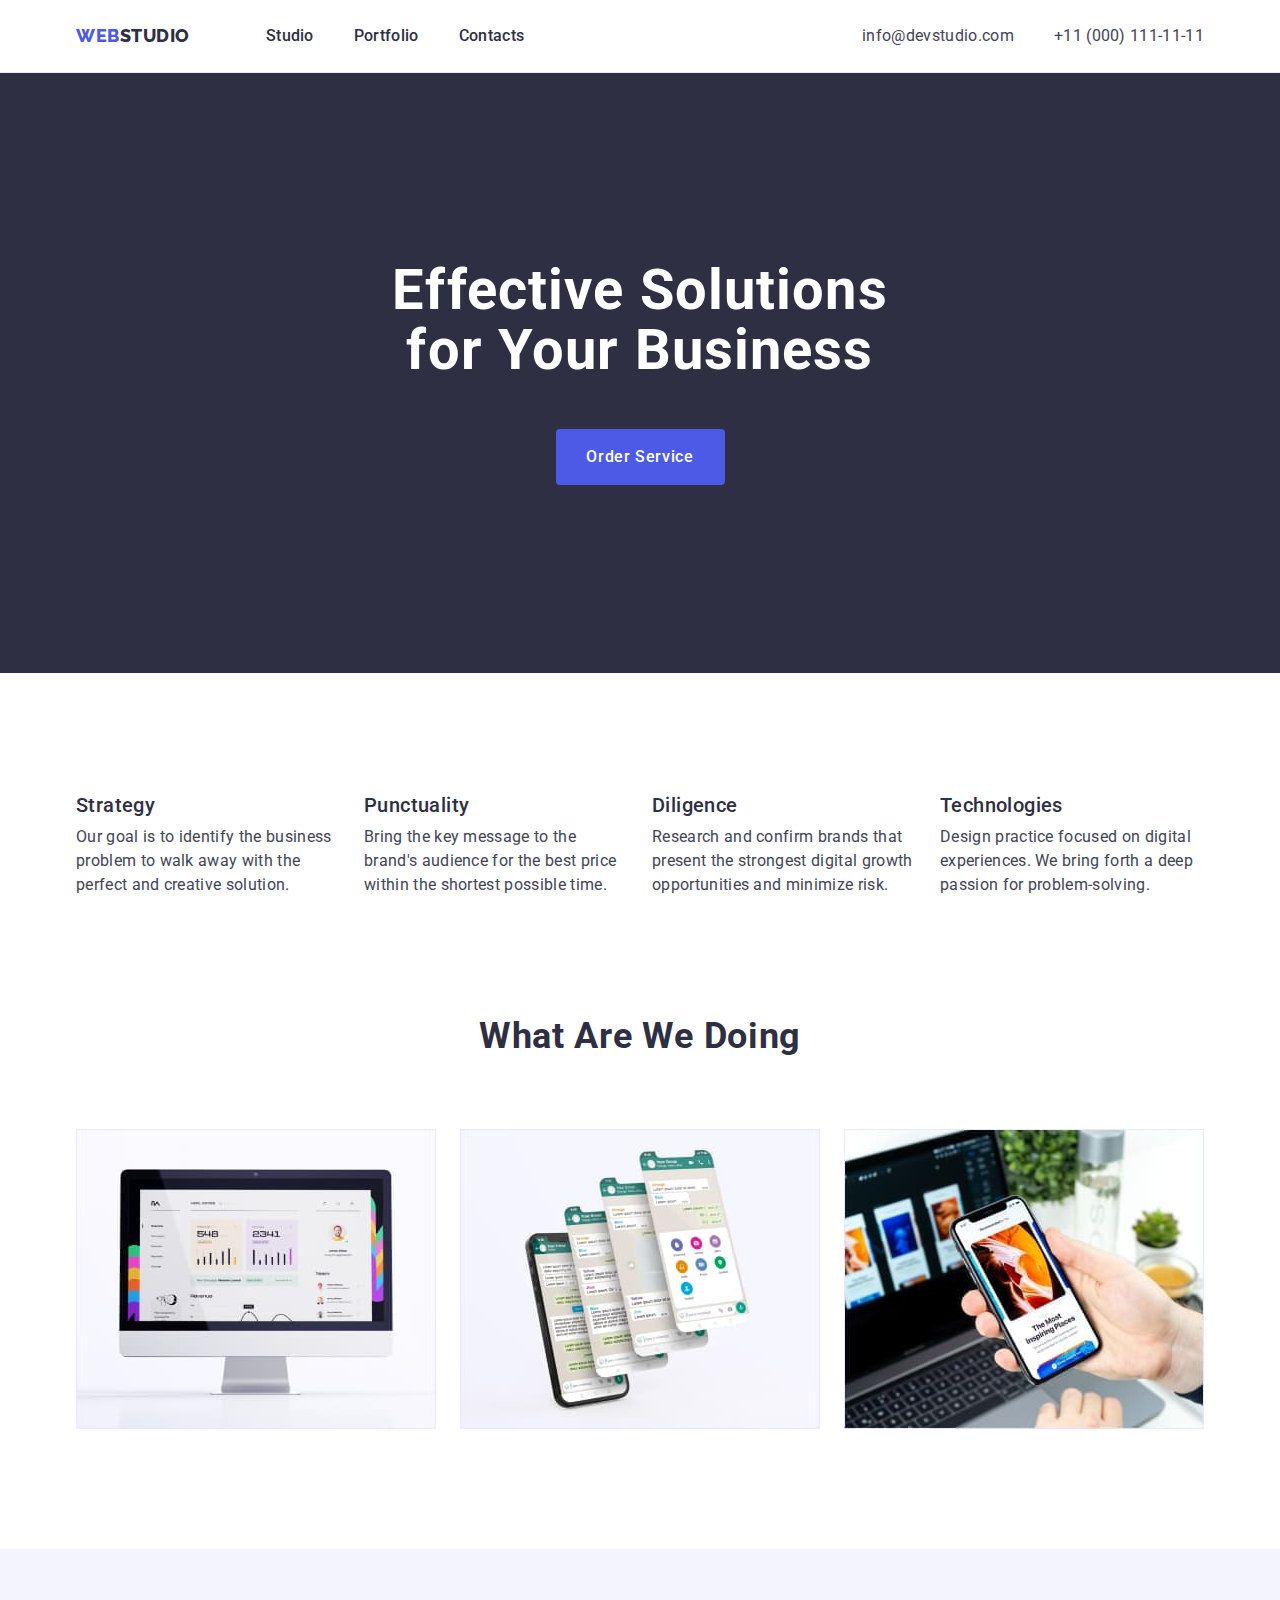
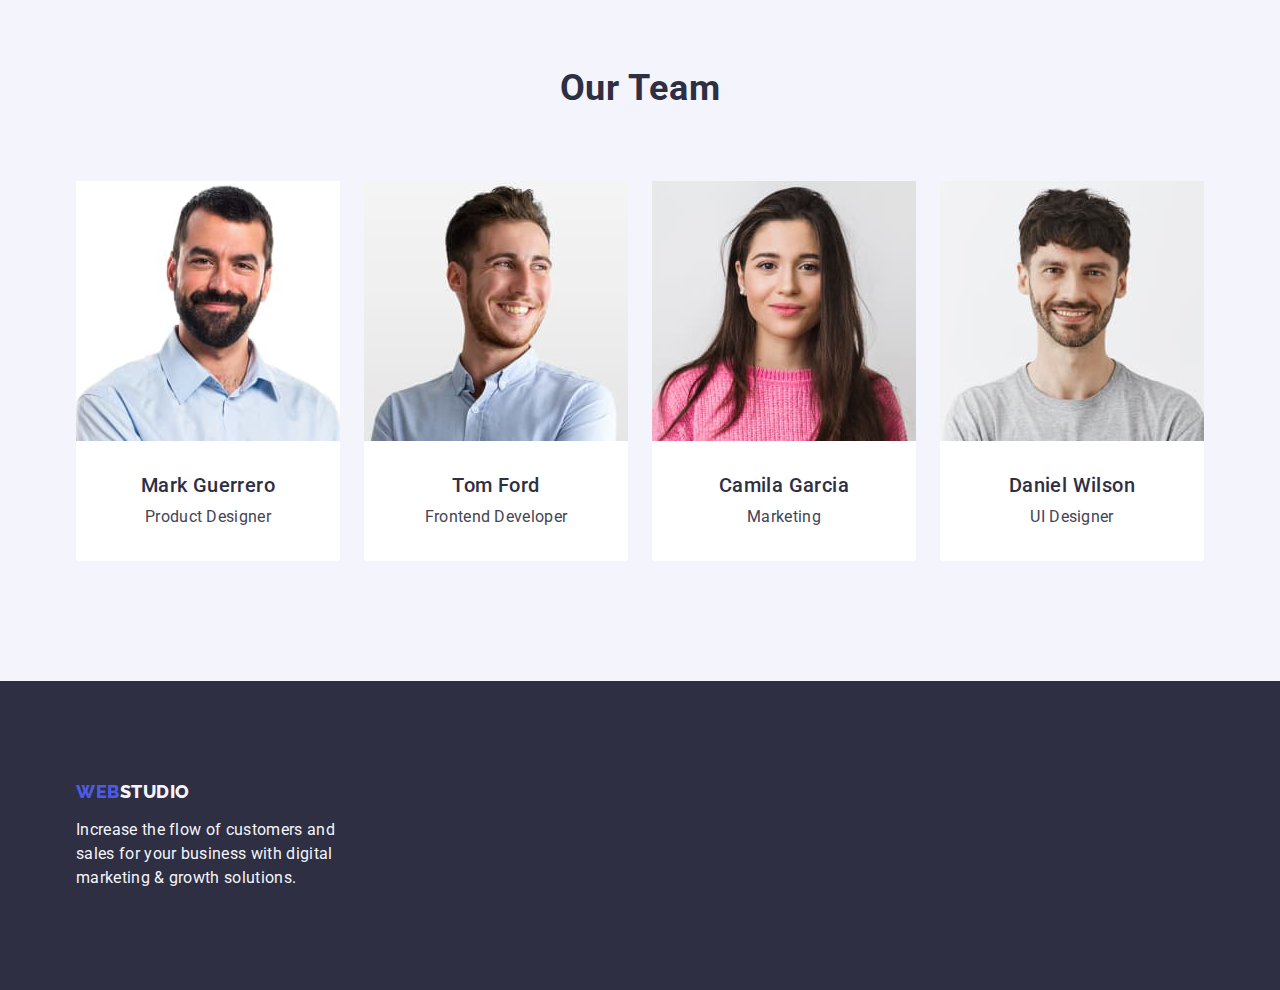
<file: index.html>
<!DOCTYPE html>
<html lang="en">
  <head>
    <meta charset="UTF-8" />
    <link rel="preconnect" href="https://fonts.googleapis.com" />
    <link rel="preconnect" href="https://fonts.gstatic.com" crossorigin />
    <link
      href="https://fonts.googleapis.com/css2?family=Raleway:wght@800&family=Roboto:wght@400;500;700;900&display=swap"
      rel="stylesheet"
    />
    <meta name="viewport" content="width=device-width, initial-scale=1.0" />
    <title>Studio</title>
    <link rel="stylesheet" href="./css/modern-normalize.min.css" />
    <link rel="stylesheet" href="./css/style.css" />
  </head>
  <body>
    <header class="header_index">
      <!-- Header -->
      <div class="header-div-index container">
        <nav class="list nav-list-index">
          <a class="logo link" href="./index.html"
            >Web<span class="logo_span">Studio</span></a
          >
          <ul class="list menu-nav-index">
            <li class="navigation">
              <a class="nav_header link" href="./index.html">Studio</a>
            </li>
            <li class="navigation">
              <a class="nav_header link" href="./portfolio.html">Portfolio</a>
            </li>
            <li class="navigation">
              <a class="nav_header link" href="">Contacts</a>
            </li>
          </ul>
        </nav>
        <!-- Contacts -->
        <address class="contacts_header">
          <ul class="list address-list-index">
            <li class="adress_phone">
              <a class="email_header link" href="mailto:info@devstudio.com"
                >info@devstudio.com</a
              >
            </li>
            <li class="adress_phone">
              <a class="email_header link" href="tel:+110001111111"
                >+11 (000) 111-11-11</a
              >
            </li>
          </ul>
        </address>
      </div>
    </header>
    <main>
      <!-- Hero -->
      <section class="hero_main">
        <div class="container">
          <h1 class="hero_text">Effective Solutions for Your Business</h1>
          <button class="button_hero" type="button">Order Service</button>
        </div>
      </section>
      <!-- Main -->
      <section class="main-contant-index">
        <div class="container">
          <h2 class="visually-hidden">Наші переваги</h2>
          <ul class="list main-list-index">
            <li class="main-list-index-inside">
              <h3 class="benefits_text">Strategy</h3>
              <p class="benefits_paragrah">
                Our goal is to identify the business problem to walk away with
                the perfect and creative solution.
              </p>
            </li>
            <li class="main-list-index-inside">
              <h3 class="benefits_text">Punctuality</h3>
              <p class="benefits_paragrah">
                Bring the key message to the brand's audience for the best price
                within the shortest possible time.
              </p>
            </li>
            <li class="main-list-index-inside">
              <h3 class="benefits_text">Diligence</h3>
              <p class="benefits_paragrah">
                Research and confirm brands that present the strongest digital
                growth opportunities and minimize risk.
              </p>
            </li>
            <li class="main-list-index-inside">
              <h3 class="benefits_text">Technologies</h3>
              <p class="benefits_paragrah">
                Design practice focused on digital experiences. We bring forth a
                deep passion for problem-solving.
              </p>
            </li>
          </ul>
        </div>
      </section>
      <!-- Images_section -->
      <section class="images_main">
        <div class="container">
          <h2 class="images_descrip">What are we doing</h2>
          <ul class="list imagine-list-main">
            <li class="imagine-list-items">
              <img
                src="./images/Rectangle-71-2.jpg"
                alt="Desktop"
                width="360"
              />
            </li>
            <li class="imagine-list-items">
              <img
                src="./images/Rectangle-71-1.jpg"
                alt="Phone layers"
                width="360"
              />
            </li>
            <li class="imagine-list-items">
              <img src="./images/Rectangle-71.jpg" alt="Phone" width="360" />
            </li>
          </ul>
        </div>
      </section>
      <!-- 4 section -->
      <section class="team_main">
        <div class="container">
          <h2 class="team_head">Our Team</h2>
          <ul class="list list-team-index">
            <li class="list_team">
              <img src="./images/img-3.jpg" alt="Mark Guerrero" width="264" />
              <div class="team-name-index">
                <h3 class="list_team_name">Mark Guerrero</h3>
                <p class="list_team_parah">Product Designer</p>
              </div>
            </li>
            <li class="list_team">
              <img src="./images/img-2.jpg" alt="Tom Ford" width="264" />
              <div class="team-name-index">
                <h3 class="list_team_name">Tom Ford</h3>
                <p class="list_team_parah">Frontend Developer</p>
              </div>
            </li>
            <li class="list_team">
              <img src="./images/img-1.jpg" alt="Camila Garcia" width="264" />
              <div class="team-name-index">
                <h3 class="list_team_name">Camila Garcia</h3>
                <p class="list_team_parah">Marketing</p>
              </div>
            </li>
            <li class="list_team">
              <img src="./images/img.jpg" alt="Daniel Wilson" width="264" />
              <div class="team-name-index">
                <h3 class="list_team_name">Daniel Wilson</h3>
                <p class="list_team_parah">UI Designer</p>
              </div>
            </li>
          </ul>
        </div>
      </section>
    </main>
    <!-- Footer -->
    <footer class="footer_main">
      <div class="container">
        <a class="logo link logo-footer" href="./index.html"
          >Web<span class="logo_span_footer">Studio</span></a
        >
        <p class="footer_par">
          Increase the flow of customers and sales for your business with
          digital marketing & growth solutions.
        </p>
      </div>
    </footer>
  </body>
</html>
</file>
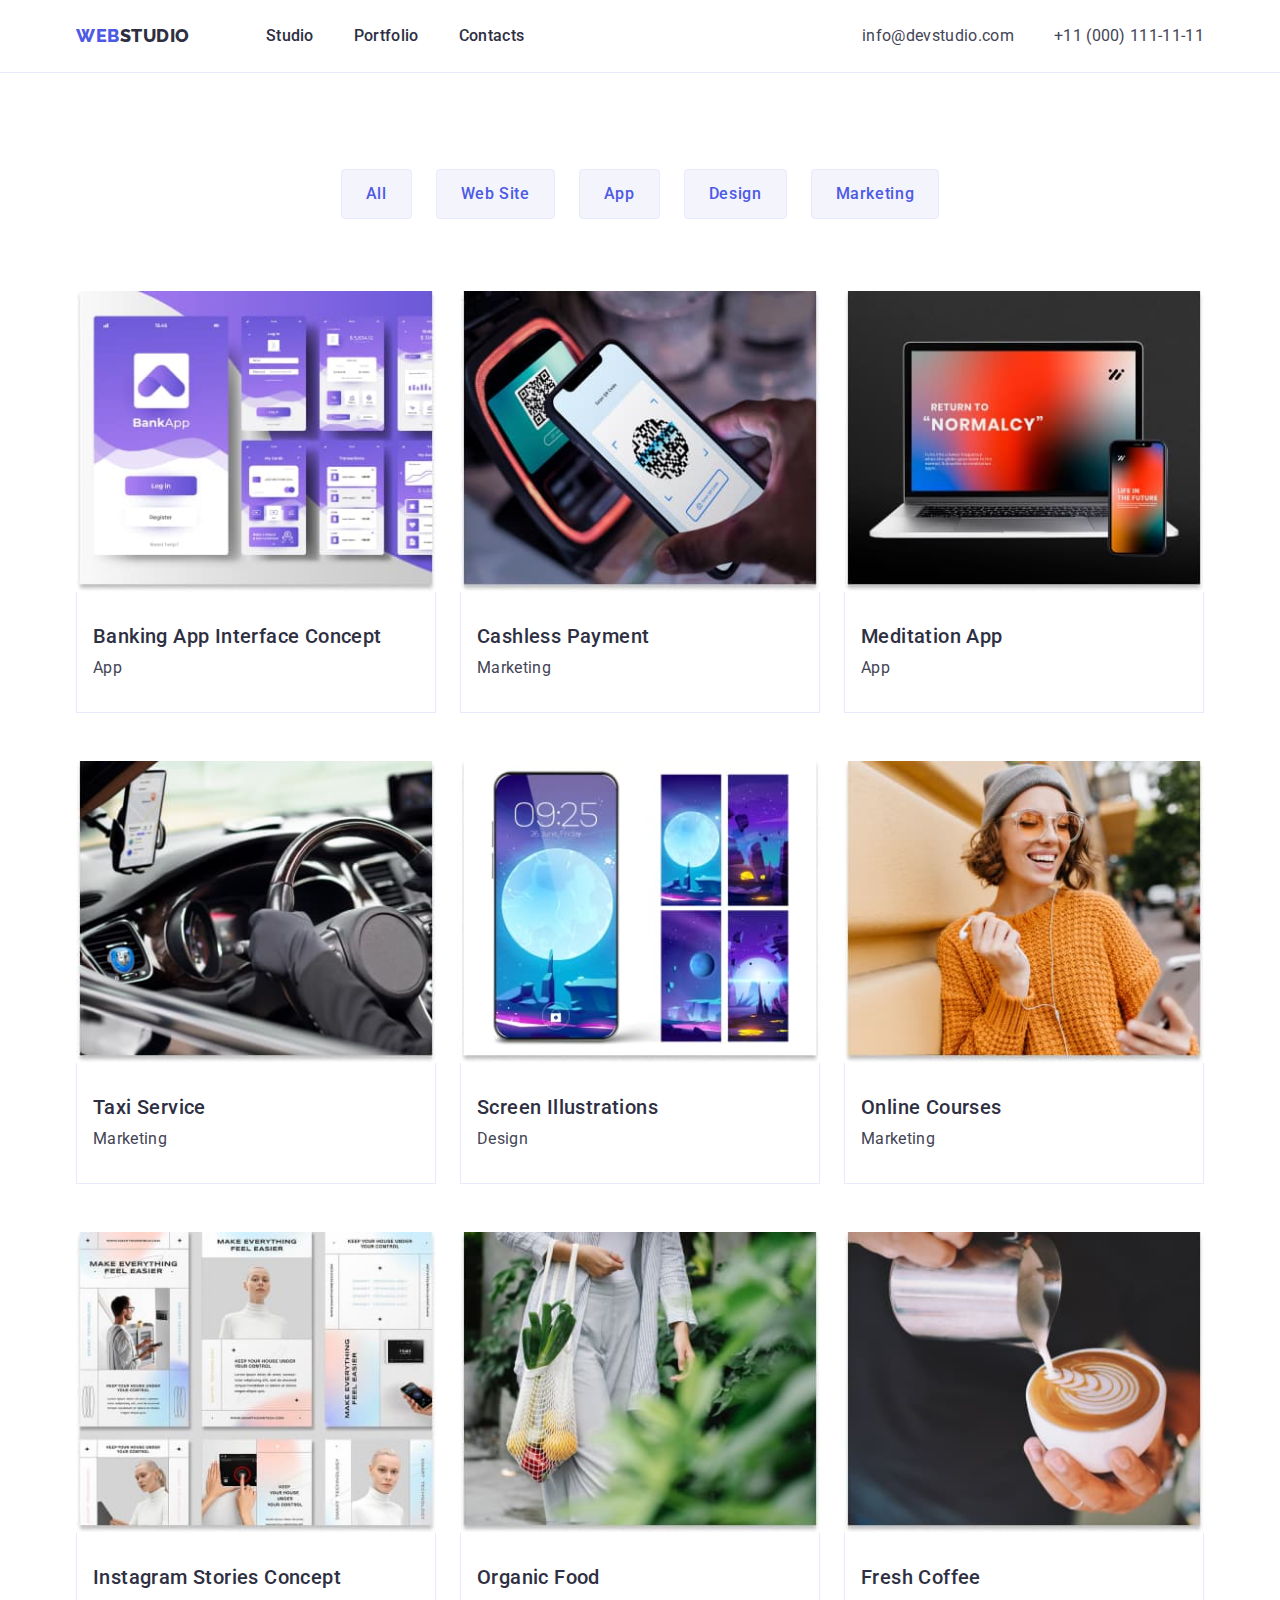
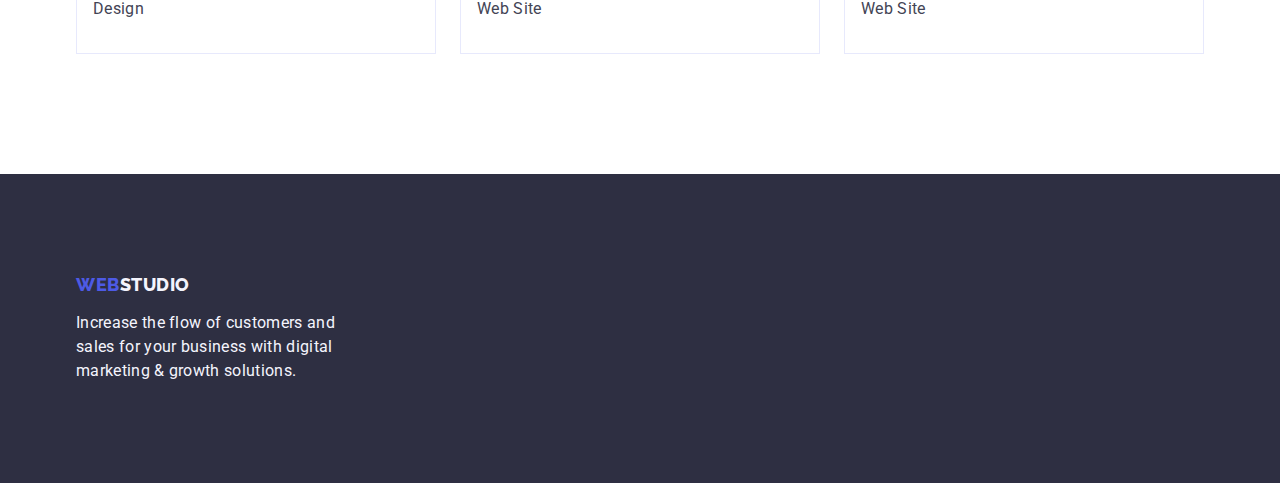
<file: portfolio.html>
<!DOCTYPE html>
<html lang="en">
  <head>
    <meta charset="UTF-8" />
    <link rel="preconnect" href="https://fonts.googleapis.com" />
    <link rel="preconnect" href="https://fonts.gstatic.com" crossorigin />
    <link
      href="https://fonts.googleapis.com/css2?family=Raleway:wght@800&family=Roboto:wght@400;500&display=swap"
      rel="stylesheet"
    />
    <meta name="viewport" content="width=device-width, initial-scale=1.0" />
    <title>Portfolio</title>
    <link rel="stylesheet" href="./css/modern-normalize.min.css" />
    <link rel="stylesheet" href="./css/style.css" />
  </head>
  <body>
    <header class="header_index">
      <!-- Header -->
      <div class="header-div-index container">
        <nav class="list nav-list-index">
          <a class="logo link" href="./index.html"
            >Web<span class="logo_span">Studio</span></a
          >
          <ul class="list menu-nav-index">
            <li class="navigation">
              <a class="nav_header link" href="./index.html">Studio</a>
            </li>
            <li class="navigation">
              <a class="nav_header link" href="./portfolio.html">Portfolio</a>
            </li>
            <li class="navigation">
              <a class="nav_header link" href="">Contacts</a>
            </li>
          </ul>
        </nav>
        <!-- Contacts -->
        <address class="contacts_header">
          <ul class="list address-list-index">
            <li class="adress_phone">
              <a class="email_header link" href="mailto:info@devstudio.com"
                >info@devstudio.com</a
              >
            </li>
            <li class="adress_phone">
              <a class="email_header link" href="tel:+110001111111"
                >+11 (000) 111-11-11</a
              >
            </li>
          </ul>
        </address>
      </div>
    </header>
    <main>
      <!-- Nav -->
      <section class="images_main_portfolio">
        <div class="container">
          <h1 class="visually-hidden">navigation</h1>
          <ul class="list list-portfolio">
            <li>
              <button class="buttons" type="button">All</button>
            </li>
            <li>
              <button class="buttons" type="button">Web Site</button>
            </li>
            <li>
              <button class="buttons" type="button">App</button>
            </li>
            <li>
              <button class="buttons" type="button">Design</button>
            </li>
            <li>
              <button class="buttons" type="button">Marketing</button>
            </li>
          </ul>
          <!-- Images -->
          <ul class="list portfolio-img">
            <li class="portfolio-img-descp">
              <a class="link" href="./index.html">
                <img src="./images/port1.jpg" alt="img1" width="360" />
                <div class="catalog">
                  <h2 class="img_head_hame">Banking App Interface Concept</h2>
                  <p class="port_parah">App</p>
                </div>
              </a>
            </li>
            <li class="portfolio-img-descp">
              <a class="link" href="./index.html">
                <img src="./images/port2.jpg" alt="img2" width="360" />
                <div class="catalog">
                  <h2 class="img_head_hame">Cashless Payment</h2>
                  <p class="port_parah">Marketing</p>
                </div>
              </a>
            </li>
            <li class="portfolio-img-descp">
              <a class="link" href="./index.html">
                <img src="./images/port3.jpg" alt="img3" width="360" />
                <div class="catalog">
                  <h2 class="img_head_hame">Meditation App</h2>
                  <p class="port_parah">App</p>
                </div>
              </a>
            </li>
            <li class="portfolio-img-descp">
              <a class="link" href="./index.html">
                <img src="./images/port4.jpg" alt="img4" width="360" />
                <div class="catalog">
                  <h2 class="img_head_hame">Taxi Service</h2>
                  <p class="port_parah">Marketing</p>
                </div>
              </a>
            </li>
            <li class="portfolio-img-descp">
              <a class="link" href="./index.html">
                <img src="./images/port5.jpg" alt="img5" width="360" />
                <div class="catalog">
                  <h2 class="img_head_hame">Screen Illustrations</h2>
                  <p class="port_parah">Design</p>
                </div>
              </a>
            </li>
            <li class="portfolio-img-descp">
              <a class="link" href="./index.html">
                <img src="./images/port6.jpg" alt="img6" width="360" />
                <div class="catalog">
                  <h2 class="img_head_hame">Online Courses</h2>
                  <p class="port_parah">Marketing</p>
                </div>
              </a>
            </li>
            <li class="portfolio-img-descp">
              <a class="link" href="./index.html">
                <img src="./images/port7.jpg" alt="img7" width="360" />
                <div class="catalog">
                  <h2 class="img_head_hame">Instagram Stories Concept</h2>
                  <p class="port_parah">Design</p>
                </div>
              </a>
            </li>
            <li class="portfolio-img-descp">
              <a class="link" href="./index.html">
                <img src="./images/port8.jpg" alt="img8" width="360" />
                <div class="catalog">
                  <h2 class="img_head_hame">Organic Food</h2>
                  <p class="port_parah">Web Site</p>
                </div>
              </a>
            </li>
            <li class="portfolio-img-descp">
              <a class="link" href="./index.html">
                <img src="./images/port9.jpg" alt="img9" width="360" />
                <div class="catalog">
                  <h2 class="img_head_hame">Fresh Coffee</h2>
                  <p class="port_parah">Web Site</p>
                </div>
              </a>
            </li>
          </ul>
        </div>
      </section>
    </main>
    <!-- footer -->
    <footer class="footer_main">
      <div class="container">
        <a class="logo link logo-footer" href="./index.html"
          >Web<span class="logo_span_footer">Studio</span></a
        >
        <p class="footer_par">
          Increase the flow of customers and sales for your business with
          digital marketing & growth solutions.
        </p>
      </div>
    </footer>
  </body>
</html>
</file>
<file: css/style.css>
body {
  font-family: 'Raleway', sans-serif;
  font-family: 'Roboto', sans-serif;
  color: #434455;
  background-color: #ffffff;
}
:root {
  color: #434455;
  background-color: #ffffff;
  --body-fonts: 'Roboto', 'Raleway', sans-serif;
}
/* Header */
.logo {
  font-family: 'Raleway', sans-serif;
  font-size: 18px;
  font-weight: 800;
  line-height: 1.17;
  letter-spacing: 0.03em;
  text-transform: uppercase;
  color: #4d5ae5;
  text-decoration: none;
  margin-right: 76px;
}
.logo_span {
  color: #2e2f42;
}
.list {
  list-style: none;
}
.nav_header {
  font-weight: 500;
  font-size: 16px;
  line-height: 1.5;
  letter-spacing: 0.02em;
  color: #2e2f42;
  padding: 24px 0;
  display: flex;
  flex-direction: row;
}
.nav_header:hover,
.nav_header:focus {
  color: #404bbf;
}
.link {
  text-decoration: none;
}
.contacts_header {
  font-style: normal;
}
.email_header {
  font-size: 16px;
  line-height: 1.5;
  letter-spacing: 0.02em;
  color: #434455;
}
.email_header:hover,
.email_header:focus {
  color: #404bbf;
}
/* Hero */
.hero_main {
  background-color: #2e2f42;
  padding: 188px 0;
}
.hero_text {
  font-size: 56px;
  line-height: 1.07;
  text-align: center;
  letter-spacing: 0.02em;
  color: #ffffff;
  max-width: 496px;
  margin: auto;
}
.button_hero {
  background-color: #4d5ae5;
  font-family: 'Roboto', sans-serif;
  font-weight: 500;
  font-size: 16px;
  line-height: 1.5;
  letter-spacing: 0.04em;
  color: #ffffff;
  display: block;
  min-width: 169px;
  height: 56px;
  border: none;
  border-radius: 4px;
  cursor: pointer;
  margin: auto;
  margin-top: 48px;
}
.button_hero:hover,
.button_hero:focus {
  background-color: #404bbf;
  cursor: pointer;
}
/* Main */
.benefits_paragrah {
  font-size: 16px;
  line-height: 1.5;
  letter-spacing: 0.02em;
  color: #434455;
}
.benefits_text {
  font-weight: 500;
  font-size: 20px;
  line-height: 1.2;
  letter-spacing: 0.02em;
  color: #2e2f42;
  margin-bottom: 8px;
}
/* Images_section */
.images_main {
  font-size: 36px;
  line-height: 1.11;
  text-align: center;
  letter-spacing: 0.02em;
  text-transform: capitalize;
  color: #2e2f42;
  padding-bottom: 120px;
}
.images_descrip {
  font-size: 36px;
  line-height: 1.11;
  text-align: center;
  letter-spacing: 0.02em;
  margin-bottom: 72px;
}
/* Team-main */
.team_main {
  background-color: #f4f4fd;
  padding: 120px 0;
}
.team_head {
  font-size: 36px;
  line-height: 1.11;
  text-align: center;
  letter-spacing: 0.02em;
  text-transform: capitalize;
  color: #2e2f42;
  margin-bottom: 72px;
}
.list_team {
  background-color: #ffffff;
  line-height: 1.2;
  letter-spacing: 0.02em;
  width: calc((100% - 72px) / 4);
  border-radius: 0px 0px 4px 4px;
}
.list_team_name {
  font-weight: 500;
  font-size: 20px;
  color: #2e2f42;
  line-height: 1.2;
  letter-spacing: 0.02em;
  text-align: center;
  margin-bottom: 8px;
}
.list_team_parah {
  font-size: 16px;
  line-height: 1.5;
  letter-spacing: 0.02em;
  text-align: center;
}
/* Footer */
.footer_main {
  background-color: #2e2f42;
  padding: 100px 0;
}
.logo_span_footer {
  color: #f4f4fd;
}
.footer_par {
  line-height: 1.5;
  color: #f4f4fd;
  letter-spacing: 0.02em;
  font-size: 16px;
  width: 264px;
}
/* Second page */
.buttons {
  font-family: 'Roboto', sans-serif;
  font-weight: 500;
  font-size: 16px;
  line-height: 1.5;
  letter-spacing: 0.04em;
  color: #4d5ae5;
  background-color: #f4f4fd;
  padding: 12px 24px;
  border: 1px solid #e7e9fc;
  border-radius: 4px;
}
.buttons:hover,
.buttons:focus {
  background-color: #404bbf;
  color: #ffffff;
  cursor: pointer;
  border: 1px solid transparent;
}
.img_head_hame {
  font-weight: 500;
  font-size: 20px;
  line-height: 1.2;
  letter-spacing: 0.02em;
  color: #2e2f42;
  margin-bottom: 8px;
}
.port_parah {
  line-height: 1.5;
  letter-spacing: 0.02em;
  color: #434455;
}
img {
  display: block;
  width: 100%;
}
/* 3 homework */
.header_index {
  border-bottom: 1px solid #e7e9fc;
}
.header-div-index {
  display: flex;
}
/* container default */
.container {
  width: 1158px;
  margin: 0 auto;
  padding: 0 15px;
}
.nav-list-index {
  display: flex;
  align-items: center;
  margin-right: auto;
}
.menu-nav-index {
  display: flex;
  gap: 40px;
  margin-right: 332px;
}
.address-list-index {
  display: flex;
  gap: 40px;
  padding: 24px 0;
}
.main-contant-index {
  padding: 120px 0;
}
.visually-hidden {
  position: absolute;
  width: 1px;
  height: 1px;
  margin: -1px;
  border: 0;
  padding: 0;
  white-space: nowrap;
  clip-path: inset(100%);
  clip: rect(0 0 0 0);
  overflow: hidden;
}

.main-list-index {
  display: flex;
  gap: 24px;
  margin: 0;
  padding: 0;
}
.main-list-index-inside {
  width: calc((100% - 48px) / 3);
}
.imagine-list-main {
  display: flex;
  gap: 24px;
}
.imagine-list-items {
  margin: 0;
  padding: 0;
  width: calc((100% - 48px) / 3);
}
.list-team-index {
  display: flex;
  gap: 24px;
}
.team-name-index {
  padding: 32px 0;
}
.logo-footer {
  display: inline-block;
  margin-bottom: 16px;
  margin-right: 0;
}
/* Portfolio */
.images_main_portfolio {
  padding-top: 96px;
  padding-bottom: 120px;
}
.list-portfolio {
  display: flex;
  justify-content: center;
  gap: 24px;
  margin-bottom: 72px;
}
.portfolio-img {
  display: flex;
  flex-wrap: wrap;
  column-gap: 24px;
  row-gap: 48px;
}
.catalog {
  padding: 32px 16px;
  border: 1px solid #e7e9fc;
  border-top: none;
}
.portfolio-img-descp {
  width: calc((100% - 48px) / 3);
}
h1,
h2,
h3,
p,
ul {
  margin: 0;
  padding: 0;
}
</file>
